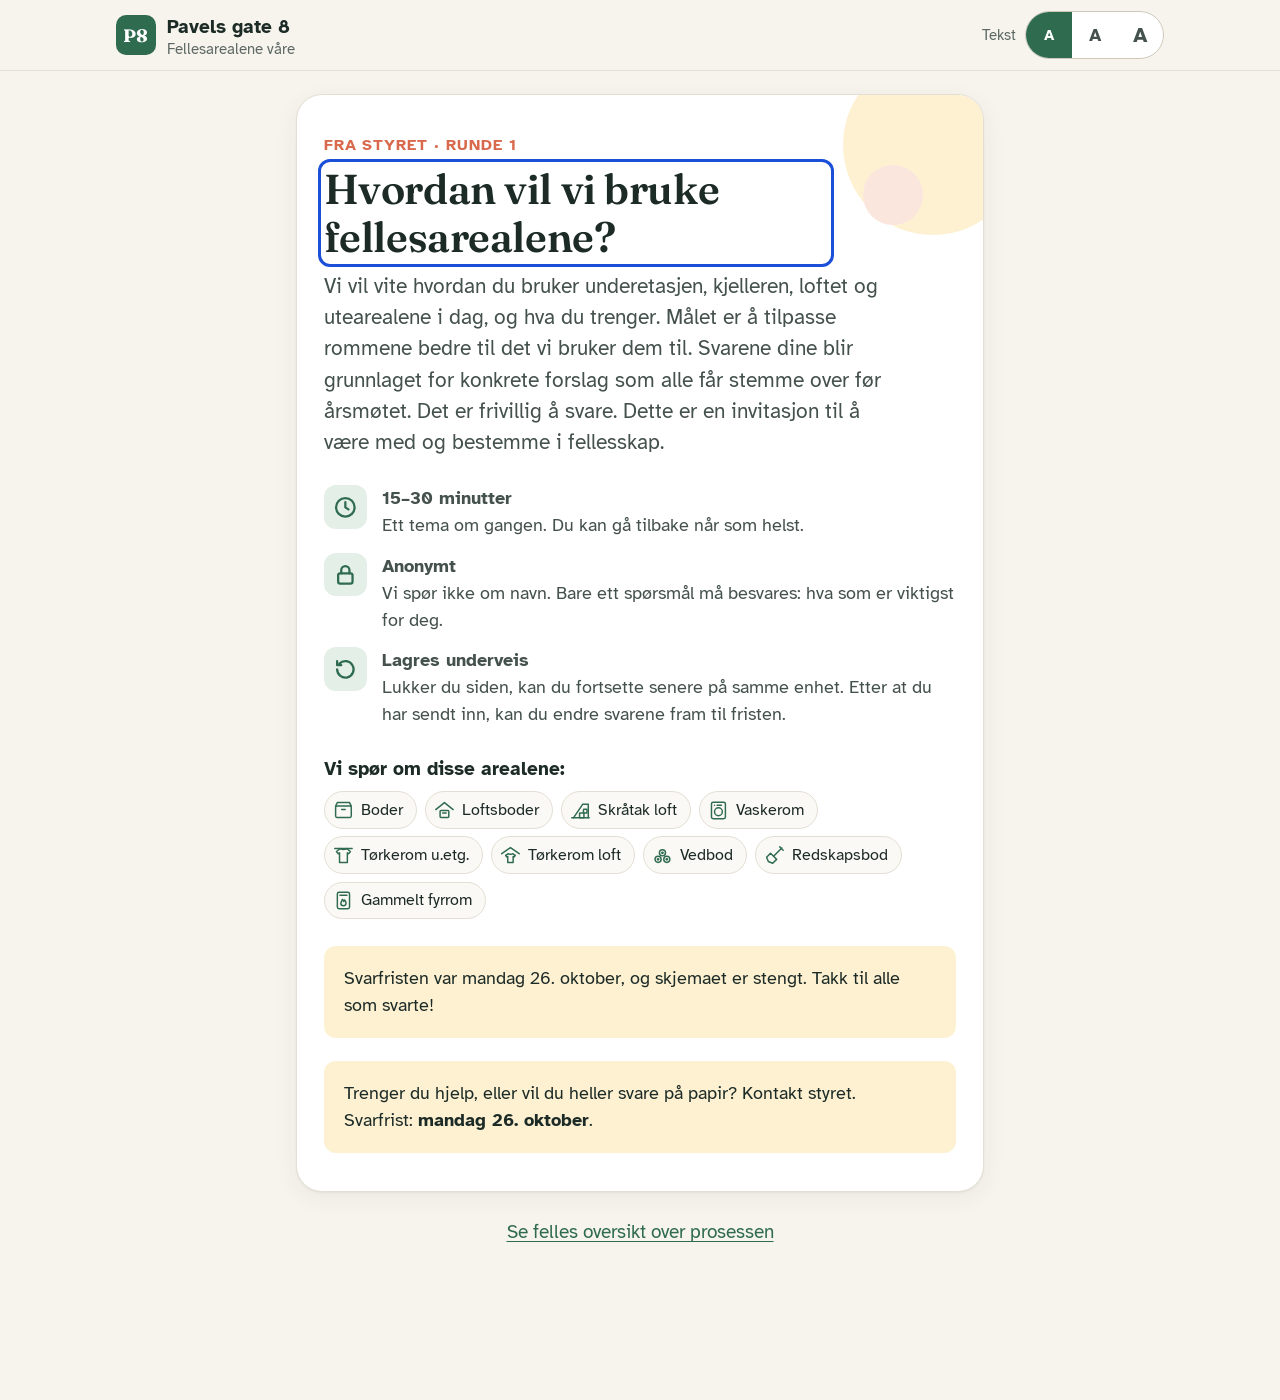
<file: index.html>
<!doctype html>
<html lang="nb">
<head>
  <meta charset="utf-8">
  <meta name="viewport" content="width=device-width, initial-scale=1">
  <meta name="robots" content="noindex">
  <title>Fellesarealene – spørreskjema | Pavels gate 8</title>
  <link rel="preconnect" href="https://fonts.googleapis.com">
  <link rel="preconnect" href="https://fonts.gstatic.com" crossorigin>
  <link href="https://fonts.googleapis.com/css2?family=Atkinson+Hyperlegible:ital,wght@0,400;0,700;1,400&family=Fraunces:opsz,wght@9..144,600;9..144,700&display=swap" rel="stylesheet">
  <link rel="stylesheet" href="assets/style.css?v=202610231158">
</head>
<body>
  <a class="hopp" href="#hoved">Hopp til skjemaet</a>
  <div class="demo-band" id="demo-band" hidden>Skjemaet er ikke åpnet ennå. Svar som sendes inn nå, blir ikke lagret.</div>
  <header class="topp">
    <div class="topp-inner">
      <a class="merke" href="oversikt.html" aria-label="Pavels gate 8 – til felles oversikt">
        <span class="merke-ikon">P8</span>
        <span>Pavels gate 8<small>Fellesarealene våre</small></span>
      </a>
      <div class="topp-hoyre">
        <span class="tekstvalg-lbl" id="tekst-lbl">Tekst</span>
        <div class="tekstvalg" role="group" aria-labelledby="tekst-lbl">
          <button type="button" data-str="1" aria-label="Normal tekst">A</button>
          <button type="button" data-str="2" aria-label="Større tekst">A</button>
          <button type="button" data-str="3" aria-label="Størst tekst">A</button>
        </div>
      </div>
    </div>
  </header>

  <main id="hoved" class="skjema-wrap" tabindex="-1">
    <div id="fremdrift"></div>
    <div id="steg" aria-live="polite"></div>
  </main>

  <div class="sr" aria-hidden="true"><label for="hp">La dette feltet stå tomt</label><input id="hp" type="text" tabindex="-1" autocomplete="off"></div>

  <nav class="navbar" id="navbar" aria-label="Navigasjon i skjemaet"></nav>

  <script src="assets/sporsmal.js?v=202610231158"></script>
  <script src="assets/felles.js?v=202610231158"></script>
  <script src="assets/skjema.js?v=202610231158"></script>
</body>
</html>
</file>
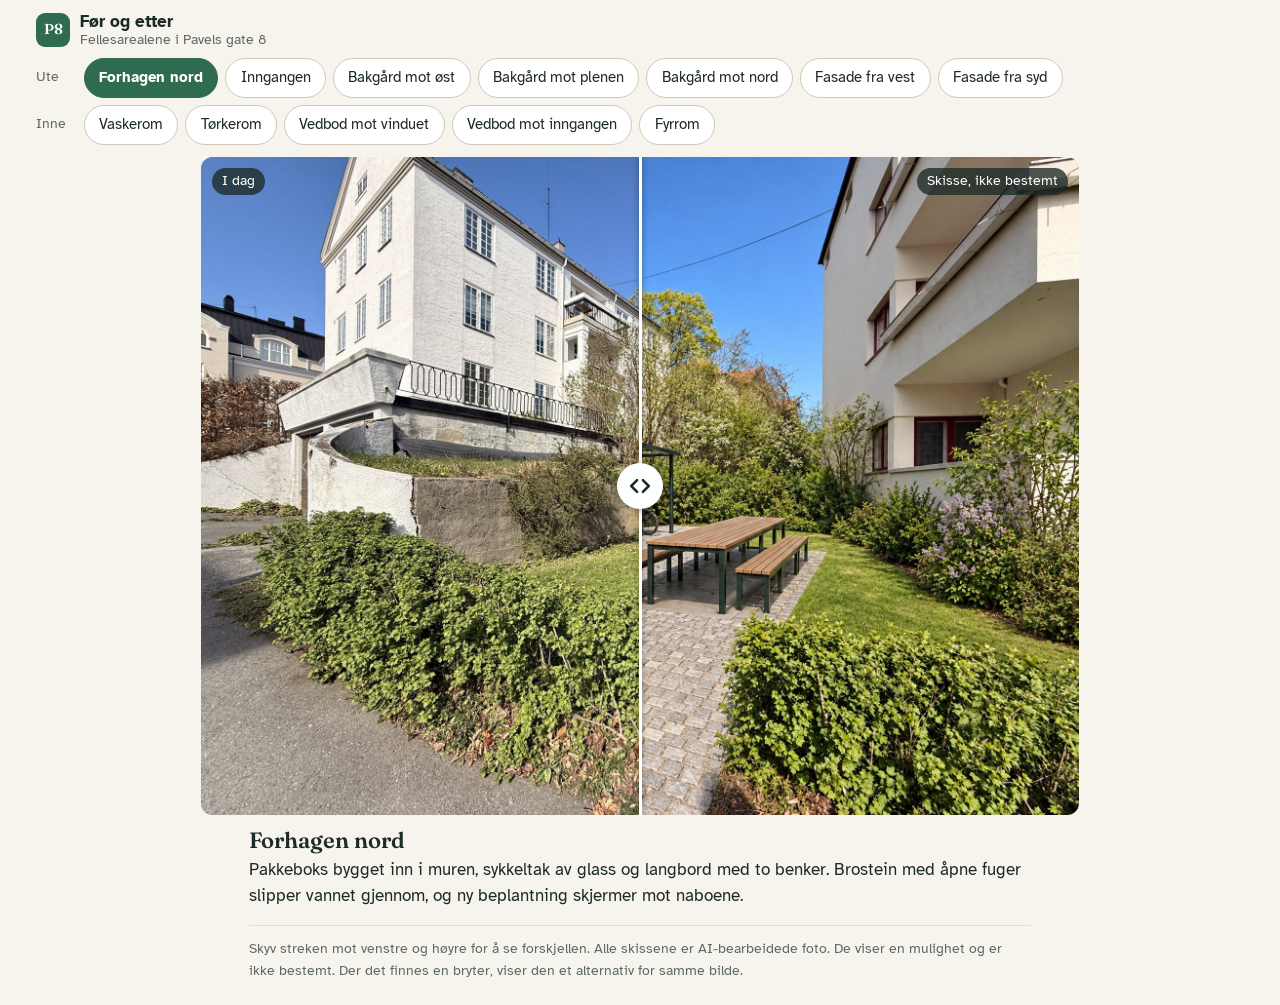
<file: for-etter/index.html>
<!doctype html>
<html lang="nb">
<head>
  <meta charset="utf-8">
  <meta name="viewport" content="width=device-width, initial-scale=1">
  <meta name="robots" content="noindex">
  <title>Før og etter | Pavels gate 8</title>
  <link rel="preconnect" href="https://fonts.googleapis.com">
  <link rel="preconnect" href="https://fonts.gstatic.com" crossorigin>
  <link href="https://fonts.googleapis.com/css2?family=Atkinson+Hyperlegible:wght@400;700&family=Fraunces:opsz,wght@9..144,600&display=swap" rel="stylesheet">
  <style>
    :root {
      --bg: #F7F4EE;
      --surface: #FFFFFF;
      --ink: #1D2B27;
      --muted: #5E6965;
      --line: #E4DFD4;
      --line-strong: #CFC8BA;
      --primary: #2F6B4F;
      --primary-hover: #25573F;
      --primary-soft: #E4EFE8;
      --focus: #1B4FD8;
      --serif: 'Fraunces', Georgia, serif;
      --sans: 'Atkinson Hyperlegible', system-ui, -apple-system, 'Segoe UI', sans-serif;
      --gutter: 16px;
      --reservert: 14.2rem;
    }
    * { box-sizing: border-box; }
    html { font-size: 17px; -webkit-text-size-adjust: 100%; }
    body { margin: 0; background: var(--bg); color: var(--ink); font-family: var(--sans); line-height: 1.5; }

    .side { max-width: 1240px; margin: 0 auto; padding: 0 var(--gutter); }

    /* Topp */
    .topp { display: flex; align-items: center; gap: .6rem; padding: .7rem 0 .55rem; }
    .merke {
      width: 2rem; height: 2rem; border-radius: 9px; background: var(--primary); color: #fff;
      display: grid; place-items: center; font-family: var(--serif); font-size: .85rem; font-weight: 600; flex: none;
    }
    h1 { margin: 0; font-size: 1rem; font-weight: 700; line-height: 1.2; }
    h1 span { display: block; color: var(--muted); font-size: .8rem; font-weight: 400; }

    /* Romknapper */
    .romvalg { display: flex; flex-wrap: wrap; gap: .4rem 1.25rem; padding-bottom: .7rem; }
    .gruppe { display: flex; flex-wrap: nowrap; align-items: flex-start; gap: .4rem; width: 100%; }
    .gruppe-navn { color: var(--muted); font-size: .8rem; width: 2.4rem; flex: none; padding-top: .55rem; }
    .gruppe-knapper { display: flex; flex-wrap: wrap; gap: .4rem; }
    .romknapp {
      font: inherit; font-size: .9rem; color: var(--ink); background: var(--surface);
      border: 1px solid var(--line-strong); border-radius: 999px; padding: .36rem .85rem;
      min-height: 40px; cursor: pointer;
    }
    .romknapp:hover { background: var(--primary-soft); border-color: var(--primary); }
    .romknapp[aria-current="true"] { background: var(--primary); border-color: var(--primary); color: #fff; font-weight: 700; }
    .romknapp:focus-visible { outline: 3px solid var(--focus); outline-offset: 2px; }

    /* Brytere: bytt funksjon mellom to rom */
    .brytere { display: flex; flex-wrap: wrap; gap: .4rem; width: 100%; }
    .brytere[hidden], .bytteknapp[hidden] { display: none; }
    .bytteknapp {
      display: inline-flex; align-items: center; gap: .5rem;
      font: inherit; font-size: .9rem; font-weight: 700; color: var(--primary-hover); background: var(--primary-soft);
      border: 1px solid var(--primary); border-radius: 14px; padding: .3rem .85rem .3rem .55rem;
      text-align: left; line-height: 1.25;
      min-height: 40px; cursor: pointer;
    }
    .bytteknapp:hover { background: #D5E6DB; }
    .bryter-ord { display: block; }
    .forklaring { display: block; font-size: .78rem; font-weight: 400; color: var(--ink); }
    .bytteknapp:focus-visible { outline: 3px solid var(--focus); outline-offset: 2px; }
    .bryter { position: relative; width: 2.1rem; height: 1.2rem; border-radius: 999px; background: var(--muted); flex: none; transition: background .15s; }
    .bryter::after {
      content: ""; position: absolute; top: .15rem; left: .15rem; width: .9rem; height: .9rem;
      border-radius: 50%; background: #fff; transition: transform .15s;
    }
    .bytteknapp[aria-pressed="true"] .bryter { background: var(--primary); }
    .bytteknapp[aria-pressed="true"] .bryter::after { transform: translateX(.9rem); }
    @media (prefers-reduced-motion: reduce) { .bryter, .bryter::after { transition: none; } }

    /* Slider */
    .scene {
      --r: 1.333;
      --pos: 50%;
      position: relative; overflow: hidden; margin: 0 auto;
      aspect-ratio: var(--r);
      width: min(100%, calc(max(20rem, 100vh - var(--reservert)) * var(--r)));
      width: min(100%, calc(max(20rem, 100dvh - var(--reservert)) * var(--r)));
      background: #DDD8CC; border-radius: 12px;
      cursor: ew-resize; touch-action: pan-y; user-select: none; -webkit-user-select: none;
    }
    .lag { position: absolute; inset: 0; }
    .lag img { display: block; width: 100%; height: 100%; object-fit: cover; pointer-events: none; }
    .lag-for { clip-path: inset(0 calc(100% - var(--pos)) 0 0); }
    .merkelapp {
      position: absolute; top: .65rem; padding: .18rem .6rem; border-radius: 999px;
      background: rgba(29, 43, 39, .78); color: #fff; font-size: .82rem; white-space: nowrap;
    }
    .lag-for .merkelapp { left: .65rem; }
    .lag-etter .merkelapp { right: .65rem; }

    .skille { position: absolute; top: 0; bottom: 0; left: var(--pos); width: 0; pointer-events: none; }
    .skille::before {
      content: ""; position: absolute; top: 0; bottom: 0; left: -1.5px; width: 3px;
      background: #fff; box-shadow: 0 0 6px rgba(0, 0, 0, .45);
    }
    .knott {
      position: absolute; top: 50%; left: 0; width: 46px; height: 46px; transform: translate(-50%, -50%);
      display: grid; place-items: center; border-radius: 50%;
      background: #fff; color: var(--ink); box-shadow: 0 1px 8px rgba(0, 0, 0, .4);
    }
    .knott svg { width: 28px; height: 28px; }
    .skyver {
      position: absolute; width: 1px; height: 1px; opacity: 0; margin: 0; padding: 0; overflow: hidden;
      left: var(--pos); top: 50%;
    }
    .skyver:focus-visible ~ .skille .knott { outline: 3px solid var(--focus); outline-offset: 2px; }

    /* Tekst under */
    .omtale { max-width: 46rem; margin: .7rem auto 0; }
    h2 { margin: 0 0 .15rem; font-family: var(--serif); font-size: 1.3rem; font-weight: 600; line-height: 1.25; }
    .omtale p { margin: 0; }
    .fot { max-width: 46rem; margin: 1rem auto 0; padding: .7rem 0 1.4rem; border-top: 1px solid var(--line); color: var(--muted); font-size: .85rem; }

    @media (max-width: 640px) {
      :root { --reservert: 0rem; }
      .romvalg { gap: .35rem; }
      .gruppe-knapper { flex-wrap: nowrap; overflow-x: auto; min-width: 0; padding: .15rem; margin: -.15rem; scrollbar-width: none; }
      .gruppe-knapper::-webkit-scrollbar { display: none; }
      .romknapp { flex: none; }
      .scene { border-radius: 8px; }
      .merkelapp { font-size: .75rem; top: .45rem; }
      .lag-for .merkelapp { left: .45rem; }
      .lag-etter .merkelapp { right: .45rem; }
    }
  </style>
</head>
<body>
  <div class="side">
    <header class="topp">
      <span class="merke" aria-hidden="true">P8</span>
      <h1>Før og etter <span>Fellesarealene i Pavels gate 8</span></h1>
    </header>

    <nav class="romvalg" id="romvalg" aria-label="Velg areal"></nav>

    <main>
      <div class="scene" id="scene">
        <div class="lag lag-etter">
          <img id="bilde-etter" alt="" draggable="false">
          <span class="merkelapp" id="merkelapp-etter">Skisse, ikke bestemt</span>
        </div>
        <div class="lag lag-for">
          <img id="bilde-for" alt="" draggable="false">
          <span class="merkelapp">I dag</span>
        </div>
        <input class="skyver" id="skyver" type="range" min="0" max="100" step="1" value="50"
               aria-label="Skyv for å sammenligne bildet fra i dag med skissen">
        <div class="skille" aria-hidden="true">
          <div class="knott">
            <svg viewBox="0 0 24 24" fill="none" stroke="currentColor" stroke-width="2.2" stroke-linecap="round" stroke-linejoin="round">
              <path d="M9.5 7 4.5 12l5 5"/><path d="m14.5 7 5 5-5 5"/>
            </svg>
          </div>
        </div>
      </div>

      <section class="omtale" aria-live="polite">
        <h2 id="rom-tittel"></h2>
        <p id="rom-tekst"></p>
      </section>
    </main>

    <footer class="fot">
      Skyv streken mot venstre og høyre for å se forskjellen. Alle skissene er AI-bearbeidede foto. De viser en mulighet og er ikke bestemt. Der det finnes en bryter, viser den et alternativ for samme bilde.
    </footer>
  </div>

  <script>
    var ROM = [
      {
        id: 'bakgard', gruppe: 'Ute', knapp: 'Forhagen nord', tittel: 'Forhagen nord', b: 1800, h: 1350,
        tekst: 'Pakkeboks bygget inn i muren, sykkeltak av glass og langbord med to benker. Brostein med åpne fuger slipper vannet gjennom, og ny beplantning skjermer mot naboene.',
        altFor: 'Forhagen nord i dag, med gressbakke, støttemur og busker.',
        altEtter: 'Skisse av forhagen nord med pakkeboks i muren, sykkeltak, langbord på brostein og ny beplantning.'
      },
      {
        id: 'inngang', gruppe: 'Ute', knapp: 'Inngangen', tittel: 'Inngangen', b: 1800, h: 1350,
        tekst: 'Bord og to benker med rygg, for rundt seks personer, på skiferheller koblet til hellene foran inngangen. Gress rundt sittegruppen og busker som skjermer leiligheten i første etasje.',
        altFor: 'Inngangen i dag, med heller, plen og hekk.',
        altEtter: 'Skisse av inngangen med bord og to benker på skiferheller, omgitt av gress og busker.',
        bytte: {
          par: 'balkong', tittel: 'Inngangen med balkonger',
          tekst: 'Samme sittegruppe, med balkong over inngangen. Slanke svarte stolper bærer balkongen, men bare den ene synes i dette bildet. Himlingen under har trespiler av eik og innfelt LED-belysning, og husnummeret er flyttet til brystningen. Høyden under balkongen er et anslag.',
          altEtter: 'Skisse av inngangen med sittegruppe på skiferheller og balkong over, båret av en slank svart stolpe, med himling av eikespiler og innfelt LED-lys.'
        }
      },
      {
        id: 'bakgard-ost', gruppe: 'Ute', knapp: 'Bakgård mot øst', tittel: 'Bakgård mot øst', b: 1800, h: 1350,
        tekst: 'Brostein, regnbed mot fasaden og pakkeboks i den gamle søppelsjakten. Oslo kommune gir støtte til å etablere slike regnbed.',
        altFor: 'Bakgården mot øst i dag, med grus, parkert bil, plantekasser langs fasaden og den gamle søppelsjakten med rød luke.',
        altEtter: 'Skisse av bakgården mot øst med brostein, regnbed med busker i ulike farger langs fasaden og rød pakkeboks i den gamle søppelsjakten.'
      },
      {
        id: 'bakgard-plen', gruppe: 'Ute', knapp: 'Bakgård mot plenen', tittel: 'Bakgård mot plenen', b: 1800, h: 1350,
        tekst: 'Orangeri inntil muren i enden av plenen, med brystning av tegl i varme jordfarger og langbord for store middager. Tørkestativet er flyttet innerst på plenen, mellom orangeriet og fasaden, og steinhellene er borte. Brostein der grusen er, og en smal sti fram til døra. Størrelsen på orangeriet er et anslag ut fra fotoet og må måles på stedet.',
        altFor: 'Bakgården mot plenen i dag, med steinheller i gresset, tørkestativ og grus i forgrunnen.',
        altEtter: 'Skisse av plenen med et opplyst orangeri i grønne profiler og teglbrystning, langbord inne, terrakottapotter ved døra, tørkestativ innerst og brostein i forgrunnen.'
      },
      {
        id: 'bakgard-nord', gruppe: 'Ute', knapp: 'Bakgård mot nord', tittel: 'Bakgård mot nord', b: 1800, h: 1328,
        tekst: 'Samme orangeri sett fra fasaden, med langsiden mot plenen og langbordet synlig gjennom glasset. Tørkestativet står nærmest, til venstre i bildet, mellom orangeriet og fasaden. Steinhellene er borte, og brostein ligger der grusen er. Størrelsen på orangeriet er et anslag ut fra fotoet og må måles på stedet.',
        altFor: 'Bakgården mot nord i dag, med plen, steinheller, tørkestativ, lav mur og hekk.',
        altEtter: 'Skisse av plenen sett fra fasaden, med et opplyst orangeri med teglbrystning og langbord, tørkestativ til venstre og brostein bak til høyre.'
      },
      {
        id: 'fasade-vest', gruppe: 'Ute', knapp: 'Fasade fra vest', tittel: 'Fasade fra vest', b: 1800, h: 1059,
        tekst: 'Balkonger mot gaten i tre etasjer over inngangen, i samme stil som balkongene mot bakgården. Brystning i pusset mur i samme farge som fasaden, med rekkverk i svart emaljert jern. Dører ut til balkongene i samme stil og bredde som vinduene, og to slanke svarte stolper under den nederste balkongen. Målene er anslag.',
        altFor: 'Fasaden mot gaten i dag, sett fra vest, med vinduer i tre etasjer over inngangen.',
        altEtter: 'Skisse av fasaden sett fra vest med tre balkonger over inngangen, brystning i pusset mur, svart rekkverk, dører ut til balkongene og to slanke svarte stolper under den nederste.'
      },
      {
        id: 'fasade-syd', gruppe: 'Ute', knapp: 'Fasade fra syd', tittel: 'Fasade fra syd', b: 1800, h: 976,
        tekst: 'Samme balkonger sett fra syd, langs gaten. De er like brede som vindusfeltet over inngangen. Målene er anslag.',
        altFor: 'Fasaden i dag, sett fra syd langs gaten, med balkongene på hjørnet og busker foran.',
        altEtter: 'Skisse av fasaden sett fra syd med tre nye balkonger mot gaten over inngangen.'
      },
      {
        id: 'vaskerom', gruppe: 'Inne', knapp: 'Vaskerom', tittel: 'Vaskerom', b: 1800, h: 1208,
        tekst: 'Fullverdig vaskeri med maskiner og utslagsvask i rustfritt stål langs venstre vegg. Under vinduet er det bord for bretting og planter. Tørkestativ i taket og kurvhylle til tøy som venter.',
        altFor: 'Vaskerommet i dag, med vaskemaskin, tørketrommel, gammel vask og treplatting.',
        altEtter: 'Skisse av vaskerommet med blå vegger, hvitt gulv, maskiner og vask i stål, bord under vinduet, kurvhylle og høyt skap.',
        bytte: {
          par: 'vask', tittel: 'Vaskerom til beredskapsrom',
          tekst: 'Rommet brukt som husets beredskapsrom. Vannkanner i reoler langs venstre vegg, benk med stormkjøkken, pledd og soveposer under vinduet, og mat og hygieneartikler i reol mot bakveggen. Ingenting står direkte på gulvet. Vaskeriet er vist i fyrrommet.',
          altEtter: 'Skisse av rommet som beredskapsrom, med blå vegger, hvitt gulv, reoler med blå vannkanner til venstre, benk under vinduet og reol med mat og hygieneartikler.'
        }
      },
      {
        id: 'verksted', gruppe: 'Inne', knapp: 'Tørkerom', tittel: 'Tørkerom til verksted', b: 1800, h: 1617,
        tekst: 'Rommet brukt som felles verksted, med arbeidsbenk under vinduet, verktøyvegg, sykkelhjørne og hylle for gjenbruk. Innerrommet er lager for materialer. Tørking er vist i vaskerommet ved siden av.',
        altFor: 'Tørkerommet i dag, med langbord, gammel rulle og slitt betonggulv.',
        altEtter: 'Skisse av rommet som verksted, med blå vegger, hvitt gulv, arbeidsbenk, verktøyvegg og en sykkel i reparasjonsstativ.',
        bytte: {
          par: 'ved', tittel: 'Tørkerom til vedrom',
          tekst: 'Rommet brukt som felles vedrom, med høye hyller langs veggene, ved i nettsekker nederst og en lav hylle under vinduet. Innerrommet har hyller med ved på begge sider. Midt i rommet står et stort bord, og i taket henger et tørkestativ. Det er fri gulvflate rundt bordet, slik at det er plass til tralla.',
          altEtter: 'Skisse av rommet som vedrom, med blå vegger, hvitt gulv, høye hyller fulle av ved, nettsekker nederst, en et stort bord midt i rommet, en tralle lastet med ved og et tørkestativ i taket.'
        }
      },
      {
        id: 'vedbod-vindu', gruppe: 'Inne', knapp: 'Vedbod mot vinduet', tittel: 'Vedbod mot vinduet', b: 1800, h: 1339,
        tekst: 'Høye vedreoler på begge sider, med sekker med ved nederst. Under benken ved vinduet står tralle, vedbærere, kasse med opptenningsved og askebøtte. Gule vegger og lyst gulv.',
        altFor: 'Vedboden i dag, mørk og full av utstyr foran trehyller.',
        altEtter: 'Skisse av vedboden med gule vegger, høye vedreoler på begge sider, benk under vinduet og tralle, vedbærere og askebøtte under benken.',
        bytte: {
          par: 'ved', tittel: 'Vedbod til verksted, mot vinduet',
          tekst: 'Rommet brukt som felles verksted. Under vinduet er det plass til søm og lapping, med symaskin, skuffer og kasser med stoff. Til høyre står ski og staver fritt på veggen, så de er lette å løfte ut, med skøyter, hjelmer og hylle over. Lengst til høyre er det benk for smøring og reparasjon av sportsutstyr. Lukene i veggen holdes fri.',
          altEtter: 'Skisse av rommet som verksted, med gule vegger, symaskin på en benk under vinduet, krakk, skuffer, ski med staver som står fritt på veggen, skøyter, hjelm og smørebenk.'
        }
      },
      {
        id: 'vedbod-inngang', gruppe: 'Inne', knapp: 'Vedbod mot inngangen', tittel: 'Vedbod mot inngangen', b: 1800, h: 1350,
        tekst: 'Samme vedbod sett mot inngangsdøra. Høye hyller på begge sider, sekker med ved nederst og fri gang fram til døra.',
        altFor: 'Vedboden i dag sett mot den grønne døra, med trehyller, ved og poser.',
        altEtter: 'Skisse av vedboden med høye vedhyller på begge sider og fri gang fram til den grønne døra.',
        bytte: {
          par: 'ved', tittel: 'Vedbod til verksted, mot inngangen',
          tekst: 'Samme rom sett mot inngangsdøra. Til venstre er det sykkelhjørne med reparasjonsstativ, hjulstativ, pumpe og verktøy på veggen. Til høyre er det snekkerbenk med skruestikke, verktøytavle og hylle. Trappa og gangen fram til døra er fri.',
          altEtter: 'Skisse av rommet som verksted, med en sykkel i reparasjonsstativ til venstre og en snekkerbenk med verktøytavle og krakker til høyre, og fri gang fram til den grønne døra.'
        }
      },
      {
        id: 'fyrrom', gruppe: 'Inne', knapp: 'Fyrrom', tittel: 'Fyrrom til beredskapsrom', b: 1800, h: 1339,
        tekst: 'Beredskapslageret er vedtatt, men plasseringen er ikke avgjort. Her er det vist i fyrrommet, med vann i 10-liters kanner under vinduet, mat og hygieneartikler ved døra, og varme, lys og førstehjelp ved den murte sokkelen. Ingenting står på gulvet. Rommet må først sikres mot kloakk.',
        altFor: 'Fyrrommet i dag, med grønn dør, murt sokkel med brostein, trebukker, rør og flekkete vegger.',
        altEtter: 'Skisse av fyrrommet som beredskapsrom, med hvite vegger, lysegrått gulv, reoler med blå vannkanner under vinduet, reol med mat og hygieneartikler ved den grønne døra, og pledd, soveposer, radioer, lanterner og førstehjelpsskap ved den hvite sokkelen.',
        bytte: {
          par: 'vask', tittel: 'Fyrrom til vaskerom',
          tekst: 'Rommet brukt som vaskerom, med vaskemaskin, tørketrommel og utslagsvask i stål langs høyre vegg. Den murte sokkelen har fått eikeplate til bretting, og på veggen er det tørkestativ, strykebrett og hyller. Høyt skap til venstre for døra. Sikring mot kloakk må på plass først.',
          altEtter: 'Skisse av fyrrommet som vaskerom, med hvite vegger, maskiner og vask i stål, eikeplate på sokkelen, tralle med tøypose og høyt hvitt skap.'
        }
      }
    ];

    var scene = document.getElementById('scene');
    var skyver = document.getElementById('skyver');
    var bildeFor = document.getElementById('bilde-for');
    var bildeEtter = document.getElementById('bilde-etter');
    var romvalg = document.getElementById('romvalg');
    var knapper = {};
    var sisteValg = 0;
    var gjeldende = null;
    var PAR = [
      { id: 'ved', tekst: 'Bytt tørkerom og vedbod',
        vanlig: 'Nå: verksted i tørkerommet, ved i vedboden', byttet: 'Nå: ved i tørkerommet, verksted i vedboden' },
      { id: 'vask', tekst: 'Bytt vaskerom og fyrrom',
        vanlig: 'Nå: vaskeri i vaskerommet, beredskap i fyrrommet', byttet: 'Nå: beredskap i vaskerommet, vaskeri i fyrrommet' },
      { id: 'balkong', tekst: 'Vis balkonger', merkelapp: 'Balkonger: ikke bestemt',
        vanlig: 'Nå: uten balkonger', byttet: 'Nå: med balkonger' }
    ];
    var byttet = {};
    (new URLSearchParams(location.search).get('byttet') || '').split(',').forEach(function (id) {
      if (PAR.some(function (p) { return p.id === id; })) byttet[id] = true;
    });
    var brytere = {};

    function kilde(rom, del) { return 'bilder/' + rom.id + '-' + del + '.jpg'; }

    // Tekst og bilde for rommet slik det vises nå, med eller uten byttet funksjon
    function erByttet(rom) { return !!(rom.bytte && byttet[rom.bytte.par]); }
    function visning(rom) { return erByttet(rom) ? rom.bytte : rom; }
    function etterKilde(rom) { return kilde(rom, erByttet(rom) ? 'bytte' : 'etter'); }
    function adresse(rom) {
      var aktive = PAR.filter(function (p) { return byttet[p.id]; }).map(function (p) { return p.id; }).join(',');
      return location.pathname + (aktive ? '?byttet=' + aktive : '') + '#' + rom.id;
    }

    function oppdaterBrytere() {
      PAR.forEach(function (p) {
        brytere[p.id].setAttribute('aria-pressed', byttet[p.id] ? 'true' : 'false');
        brytere[p.id].querySelector('.forklaring').textContent = byttet[p.id] ? p.byttet : p.vanlig;
      });
    }

    // Bare bryteren som gjelder bildet man ser, er synlig
    function visAktuellBryter(rom) {
      var par = rom.bytte ? rom.bytte.par : null;
      PAR.forEach(function (p) { brytere[p.id].hidden = p.id !== par; });
      bryterRad.hidden = !par;
    }

    function settPosisjon(prosent) {
      var p = Math.max(0, Math.min(100, prosent));
      scene.style.setProperty('--pos', p + '%');
      skyver.value = Math.round(p);
      skyver.setAttribute('aria-valuetext', Math.round(p) + ' prosent av bildet viser i dag');
    }

    function forhandslast(url) {
      return new Promise(function (ferdig) {
        var b = new Image();
        b.onload = b.onerror = ferdig;
        b.src = url;
        setTimeout(ferdig, 1500); // Treg linje: vis bildet mens det lastes
      });
    }

    function visRom(id, oppdaterAdresse, beholdPosisjon) {
      var rom = ROM.filter(function (r) { return r.id === id; })[0] || ROM[0];
      var valg = ++sisteValg;
      var vis = visning(rom);
      gjeldende = rom;
      visAktuellBryter(rom);
      var valgtKnapp = knapper[rom.id];
      if (valgtKnapp) {
        var knappRad = valgtKnapp.parentNode;
        knappRad.scrollLeft = valgtKnapp.offsetLeft - knappRad.offsetLeft - (knappRad.clientWidth - valgtKnapp.offsetWidth) / 2;
      }
      Object.keys(knapper).forEach(function (k) {
        if (k === rom.id) knapper[k].setAttribute('aria-current', 'true');
        else knapper[k].removeAttribute('aria-current');
      });
      if (oppdaterAdresse) history.replaceState(null, '', adresse(rom));
      document.title = vis.tittel + ': før og etter | Pavels gate 8';
      document.getElementById('rom-tittel').textContent = vis.tittel;
      document.getElementById('rom-tekst').textContent = vis.tekst;

      Promise.all([forhandslast(kilde(rom, 'for')), forhandslast(etterKilde(rom))]).then(function () {
        if (valg !== sisteValg) return;
        scene.style.setProperty('--r', rom.b / rom.h);
        bildeFor.src = kilde(rom, 'for');
        bildeFor.alt = rom.altFor;
        bildeEtter.src = etterKilde(rom);
        bildeEtter.alt = vis.altEtter;
        document.getElementById('merkelapp-etter').textContent =
          erByttet(rom) ? (PAR.filter(function (p) { return p.id === rom.bytte.par; })[0].merkelapp || 'Byttet om: ikke bestemt') : 'Skisse, ikke bestemt';
        if (!beholdPosisjon) settPosisjon(50);
      });
    }

    // Romknapper, gruppert i ute og inne
    ['Ute', 'Inne'].forEach(function (navn) {
      var gruppe = document.createElement('div');
      gruppe.className = 'gruppe';
      gruppe.setAttribute('role', 'group');
      gruppe.setAttribute('aria-label', navn);
      var etikett = document.createElement('span');
      etikett.className = 'gruppe-navn';
      etikett.textContent = navn;
      etikett.setAttribute('aria-hidden', 'true');
      gruppe.appendChild(etikett);
      var rad = document.createElement('div');
      rad.className = 'gruppe-knapper';
      gruppe.appendChild(rad);
      ROM.filter(function (r) { return r.gruppe === navn; }).forEach(function (rom) {
        var k = document.createElement('button');
        k.type = 'button';
        k.className = 'romknapp';
        k.textContent = rom.knapp;
        k.addEventListener('click', function () { visRom(rom.id, true); });
        knapper[rom.id] = k;
        rad.appendChild(k);
      });
      romvalg.appendChild(gruppe);
    });

    // Brytere: bytter mellom skissen og et alternativ for samme bilde
    var bryterRad = document.createElement('div');
    bryterRad.className = 'brytere';
    PAR.forEach(function (p) {
      var knapp = document.createElement('button');
      knapp.type = 'button';
      knapp.className = 'bytteknapp';
      var bryter = document.createElement('span');
      bryter.className = 'bryter';
      bryter.setAttribute('aria-hidden', 'true');
      knapp.appendChild(bryter);
      var ord = document.createElement('span');
      ord.className = 'bryter-ord';
      ord.textContent = p.tekst;
      var forklaring = document.createElement('span');
      forklaring.className = 'forklaring';
      ord.appendChild(forklaring);
      knapp.appendChild(ord);
      knapp.addEventListener('click', function () {
        byttet[p.id] = !byttet[p.id];
        oppdaterBrytere();
        visRom(gjeldende.id, true, true);
        // Balkongen ligger i venstre del av bildet, så streken må flyttes for at den skal synes
        if (p.id === 'balkong') settPosisjon(byttet[p.id] ? 12 : 50);
      });
      brytere[p.id] = knapp;
      bryterRad.appendChild(knapp);
    });
    romvalg.appendChild(bryterRad);
    oppdaterBrytere();

    // Dra med mus eller finger. Loddrett sveip på mobil ruller siden som vanlig.
    function fraPeker(e) {
      var boks = scene.getBoundingClientRect();
      settPosisjon((e.clientX - boks.left) / boks.width * 100);
    }
    var drar = false;
    scene.addEventListener('pointerdown', function (e) {
      drar = true;
      scene.setPointerCapture(e.pointerId);
      fraPeker(e);
      e.preventDefault();
    });
    scene.addEventListener('pointermove', function (e) { if (drar) fraPeker(e); });
    scene.addEventListener('pointerup', function () { drar = false; });
    scene.addEventListener('pointercancel', function () { drar = false; });

    // Piltaster via den skjulte skyveren
    skyver.addEventListener('input', function () { settPosisjon(Number(skyver.value)); });

    window.addEventListener('hashchange', function () { visRom(location.hash.slice(1), false); });

    visRom(location.hash.slice(1), false);

    // Last resten i bakgrunnen, slik at byttet mellom rom går raskt
    window.addEventListener('load', function () {
      ROM.forEach(function (rom) {
        forhandslast(kilde(rom, 'for'));
        forhandslast(kilde(rom, 'etter'));
        if (rom.bytte) forhandslast(kilde(rom, 'bytte'));
      });
    });
  </script>
</body>
</html>
</file>
<file: assets/style.css>
/* Pavels gate 8 – felles stil for skjema og oversikt */
:root {
  --bg: #F7F4EE;
  --surface: #FFFFFF;
  --surface-2: #FBF9F5;
  --ink: #1D2B27;
  --ink-2: #44514D;
  --muted: #5E6965;
  --line: #E4DFD4;
  --line-strong: #CFC8BA;
  --primary: #2F6B4F;
  --primary-hover: #25573F;
  --primary-soft: #E4EFE8;
  --primary-ink: #FFFFFF;
  --accent: #D9694C;
  --accent-soft: #FBE6DE;
  --sun: #F2C14E;
  --sun-soft: #FDF1D2;
  --focus: #1B4FD8;
  --seq-1: #C4DFCD; --seq-2: #7DB593; --seq-3: #3E8661; --seq-4: #1D4D36;
  --radius: 18px;
  --radius-sm: 12px;
  --shadow: 0 1px 2px rgba(29,43,39,.05), 0 6px 24px rgba(29,43,39,.06);
  --serif: 'Fraunces', Georgia, serif;
  --sans: 'Atkinson Hyperlegible', system-ui, -apple-system, 'Segoe UI', sans-serif;
}

html { font-size: 19px; -webkit-text-size-adjust: 100%; }
html[data-tekst="2"] { font-size: 21.5px; }
html[data-tekst="3"] { font-size: 24.5px; }

* { box-sizing: border-box; }
body {
  margin: 0; background: var(--bg); color: var(--ink);
  font-family: var(--sans); line-height: 1.5;
}
h1, h2, h3 { font-family: var(--serif); font-weight: 600; line-height: 1.15; letter-spacing: -0.01em; margin: 0; }
h1 { font-size: 2rem; }
h2 { font-size: 1.55rem; }
h3 { font-size: 1.15rem; }
p { margin: 0; }
a { color: var(--primary); text-underline-offset: 3px; }
:focus-visible { outline: 3px solid var(--focus); outline-offset: 3px; border-radius: 6px; }
.sr { position: absolute; width: 1px; height: 1px; overflow: hidden; clip: rect(0 0 0 0); white-space: nowrap; }
.hopp { position: absolute; left: 1rem; top: -4rem; background: var(--ink); color: #fff; padding: .6rem 1rem; border-radius: 8px; z-index: 50; }
.hopp:focus { top: 1rem; }

/* ---------- Topplinje ---------- */
.topp {
  position: sticky; top: 0; z-index: 20;
  background: color-mix(in srgb, var(--bg) 92%, transparent);
  backdrop-filter: blur(8px);
  border-bottom: 1px solid var(--line);
}
.topp-inner { max-width: 1080px; margin: 0 auto; padding: .6rem 16px; display: flex; align-items: center; gap: 1rem; }
.merke { display: flex; align-items: center; gap: .6rem; text-decoration: none; color: var(--ink); font-weight: 700; }
.merke-ikon {
  width: 2.1rem; height: 2.1rem; border-radius: 10px; background: var(--primary); color: #fff;
  display: grid; place-items: center; font-family: var(--serif); font-size: .95rem; font-weight: 700;
}
.merke small { display: block; font-weight: 400; color: var(--muted); font-size: .78rem; line-height: 1.1; }
.topp-hoyre { margin-left: auto; display: flex; align-items: center; gap: .5rem; }
.tekstvalg { display: flex; border: 1px solid var(--line-strong); border-radius: 999px; overflow: hidden; background: var(--surface); }
.tekstvalg button {
  border: 0; background: transparent; font: inherit; color: var(--ink-2); cursor: pointer;
  min-width: 2.4rem; height: 2.4rem; padding: 0 .5rem; font-weight: 700;
}
.tekstvalg button:nth-child(1) { font-size: .8rem; }
.tekstvalg button:nth-child(2) { font-size: .95rem; }
.tekstvalg button:nth-child(3) { font-size: 1.1rem; }
.tekstvalg button[aria-pressed="true"] { background: var(--primary); color: #fff; }
.tekstvalg-lbl { font-size: .8rem; color: var(--muted); }
.merke > span:last-child { white-space: nowrap; }
@media (max-width: 520px) {
  .tekstvalg-lbl, .merke small { display: none; }
  .tekstvalg button { min-width: 2.2rem; }
}

/* ---------- Knapper ---------- */
.knapp {
  display: inline-flex; align-items: center; justify-content: center; gap: .5rem;
  min-height: 3rem; padding: .7rem 1.4rem; border-radius: 999px;
  font: inherit; font-weight: 700; text-decoration: none; cursor: pointer;
  border: 2px solid var(--primary); background: var(--primary); color: var(--primary-ink);
  transition: background .15s, transform .1s;
}
.knapp:hover { background: var(--primary-hover); border-color: var(--primary-hover); }
.knapp:active { transform: translateY(1px); }
.knapp.sekundar { background: var(--surface); color: var(--primary); }
.knapp.sekundar:hover { background: var(--primary-soft); }
.knapp.stille { background: transparent; border-color: transparent; color: var(--ink-2); text-decoration: underline; text-underline-offset: 3px; }
.knapp.stille:hover { background: rgba(0,0,0,.04); }
.knapp svg { width: 1.2em; height: 1.2em; }

/* ---------- Skjema ---------- */
.skjema-wrap { max-width: 720px; margin: 0 auto; padding: 1.2rem 16px 8rem; }
.fremdrift { margin: .4rem 0 1.4rem; }
.fremdrift-tekst { display: flex; justify-content: space-between; font-size: .85rem; color: var(--muted); margin-bottom: .4rem; }
.fremdrift-bar { height: 10px; background: var(--line); border-radius: 999px; overflow: hidden; }
.fremdrift-bar span { display: block; height: 100%; background: var(--primary); border-radius: 999px; transition: width .35s ease; }

.steg-hode { display: flex; gap: 1rem; align-items: center; margin-bottom: .6rem; }
.steg-ikon {
  flex: none; width: 4rem; height: 4rem; border-radius: 18px; background: var(--primary-soft); color: var(--primary);
  display: grid; place-items: center;
}
.steg-ikon svg { width: 2.3rem; height: 2.3rem; }
.steg-hode h1 { font-size: 1.75rem; overflow-wrap: anywhere; }
@media (max-width: 440px) { .steg-ikon { width: 3.2rem; height: 3.2rem; border-radius: 14px; } .steg-ikon svg { width: 1.9rem; height: 1.9rem; } }
.overtittel { font-size: .85rem; font-weight: 700; color: var(--accent); text-transform: uppercase; letter-spacing: .06em; }
.sted-merke { display: inline-block; font-size: .78rem; font-weight: 700; padding: .15rem .6rem; border-radius: 999px; background: var(--sun-soft); color: #6B4E00; margin-left: .5rem; vertical-align: 1px; text-transform: none; letter-spacing: 0; }
.ingress { color: var(--ink-2); font-size: 1.05rem; margin: .5rem 0 0; }

.sporsmal {
  background: var(--surface); border: 1px solid var(--line); border-radius: var(--radius);
  padding: 1.3rem 1.2rem 1.4rem; margin: 1.1rem 0 0; box-shadow: var(--shadow);
}
.sporsmal.ny { animation: inn .3s ease both; }
@keyframes inn { from { opacity: 0; transform: translateY(6px); } to { opacity: 1; transform: none; } }
@media (prefers-reduced-motion: reduce) { .sporsmal { animation: none; } * { transition: none !important; } }
fieldset.sporsmal { min-width: 0; }
.sporsmal legend, .sporsmal .lbl { font-weight: 700; font-size: 1.12rem; padding: 0; float: left; width: 100%; }
.sporsmal legend + *, .sporsmal .lbl + * { clear: both; }
.hjelp { color: var(--muted); font-size: .9rem; margin-top: .2rem; float: left; width: 100%; }
.valg { display: grid; gap: .55rem; margin-top: .9rem; clear: both; }
.valg.rad { grid-template-columns: repeat(auto-fit, minmax(4.6rem, 1fr)); }

.opt {
  display: flex; align-items: center; gap: .8rem; width: 100%; text-align: left;
  min-height: 3.1rem; padding: .65rem 1rem; border-radius: var(--radius-sm);
  border: 2px solid var(--line-strong); background: var(--surface-2); color: var(--ink);
  font: inherit; cursor: pointer; transition: border-color .12s, background .12s;
}
.opt:hover { border-color: var(--primary); background: var(--primary-soft); }
.opt .merk {
  flex: none; width: 1.5rem; height: 1.5rem; border: 2px solid var(--line-strong); background: #fff;
  display: grid; place-items: center; color: transparent;
}
.opt[data-type="single"] .merk { border-radius: 50%; }
.opt[data-type="multi"] .merk { border-radius: 6px; }
.opt .merk svg { width: 1rem; height: 1rem; }
.opt[aria-pressed="true"] { border-color: var(--primary); background: var(--primary); color: #fff; font-weight: 700; }
.opt[aria-pressed="true"] .merk { border-color: #fff; background: #fff; color: var(--primary); }
.opt small { display: block; font-weight: 400; opacity: .85; font-size: .85rem; }
.valg.rad .opt { justify-content: center; text-align: center; }
.valg.rad .opt .merk { display: none; }
.opt[aria-disabled="true"] { opacity: .45; cursor: not-allowed; }

/* Fjes */
.fjes { display: grid; grid-template-columns: repeat(5, minmax(0, 1fr)); gap: .4rem; margin-top: .9rem; clear: both; }
html[data-tekst="3"] .fjes { grid-template-columns: repeat(3, minmax(0, 1fr)); }
.fjes .opt { min-width: 0; flex-direction: column; justify-content: flex-start; gap: .35rem; padding: .7rem .15rem .6rem; text-align: center; font-size: .78rem; line-height: 1.2; hyphens: auto; overflow-wrap: anywhere; }
.fjes .opt .merk { display: none; }
.fjes svg.f { width: 2.3rem; height: 2.3rem; max-width: 100%; }
.fjes .opt[aria-pressed="true"] svg.f circle.hode { fill: #fff; }
.vetikke { margin-top: .6rem; }
.vetikke .opt { width: auto; min-height: 2.6rem; padding: .4rem 1rem; display: inline-flex; font-size: .9rem; }

/* Matrise */
.matrise { margin-top: .4rem; clear: both; }
.mrad { padding: .9rem 0; border-top: 1px solid var(--line); }
.mrad:first-child { border-top: 0; }
.mrad-lbl { font-weight: 700; margin-bottom: .5rem; }
.seg { display: grid; grid-template-columns: repeat(3, 1fr); gap: .4rem; }
.seg .opt { justify-content: center; text-align: center; min-height: 2.8rem; padding: .4rem .3rem; font-size: .9rem; }
.seg .opt .merk { display: none; }

textarea, input[type="text"], input[type="email"], input[type="tel"] {
  width: 100%; font: inherit; color: var(--ink); background: var(--surface-2);
  border: 2px solid var(--line-strong); border-radius: var(--radius-sm); padding: .75rem .9rem; margin-top: .8rem;
}
textarea { min-height: 6.5rem; resize: vertical; }
textarea.stor { min-height: 10rem; }
textarea:focus, input:focus { border-color: var(--primary); outline: 3px solid color-mix(in srgb, var(--focus) 35%, transparent); outline-offset: 0; }
.felt label { display: block; font-weight: 700; margin-top: .8rem; font-size: .95rem; }
.felt input { margin-top: .3rem; }

/* Navigasjon nederst */
.navbar {
  position: fixed; left: 0; right: 0; bottom: 0; z-index: 15;
  background: color-mix(in srgb, var(--surface) 94%, transparent); backdrop-filter: blur(8px);
  border-top: 1px solid var(--line);
}
.navbar-inner { max-width: 720px; margin: 0 auto; padding: .75rem 16px calc(.75rem + env(safe-area-inset-bottom)); display: flex; gap: .7rem; align-items: center; }
.navbar .neste { margin-left: auto; min-width: 9rem; }
.lagret { font-size: .8rem; color: var(--muted); display: flex; align-items: center; gap: .3rem; }
.lagret svg { width: 1rem; height: 1rem; color: var(--primary); }
@media (max-width: 440px) { .lagret { display: none; } .navbar .neste { min-width: 0; flex: 1; } }

/* Velkommen / takk */
.hero-kort {
  background: var(--surface); border: 1px solid var(--line); border-radius: 26px; box-shadow: var(--shadow);
  padding: 2rem 1.4rem; position: relative; overflow: hidden;
}
.hero-kort h1 { font-size: 2.2rem; max-width: 18ch; }
.hero-kort .ingress { font-size: 1.1rem; max-width: 40ch; }
.dekor { position: absolute; right: -40px; top: -40px; width: 180px; height: 180px; border-radius: 50%; background: var(--sun-soft); }
.dekor2 { position: absolute; right: 60px; top: 70px; width: 60px; height: 60px; border-radius: 50%; background: var(--accent-soft); }
.hero-kort > *:not(.dekor):not(.dekor2) { position: relative; }
@media (max-width: 520px) { .dekor { right: -90px; top: -90px; } .dekor2 { display: none; } }
.fakta { list-style: none; padding: 0; margin: 1.4rem 0; display: grid; gap: .7rem; }
.fakta li { display: flex; gap: .8rem; align-items: flex-start; }
.fakta .fi { flex: none; width: 2.3rem; height: 2.3rem; border-radius: 12px; background: var(--primary-soft); color: var(--primary); display: grid; place-items: center; }
.fakta .fi svg { width: 1.3rem; height: 1.3rem; }
.fakta b { display: block; }
.fakta span { color: var(--ink-2); font-size: .95rem; }
.areal-rad { display: flex; flex-wrap: wrap; gap: .4rem; margin: .4rem 0 1.4rem; }
.areal-chip { display: inline-flex; align-items: center; gap: .35rem; padding: .3rem .7rem .3rem .45rem; background: var(--surface-2); border: 1px solid var(--line); border-radius: 999px; font-size: .85rem; }
.areal-chip svg { width: 1.1rem; height: 1.1rem; color: var(--primary); }
.handlinger { display: flex; flex-wrap: wrap; gap: .7rem; align-items: center; margin-top: 1.2rem; }
.hjelpeboks { margin-top: 1.2rem; padding: 1rem 1.1rem; background: var(--sun-soft); border-radius: var(--radius-sm); font-size: .95rem; }

/* Oppsummering */
.oppsum-gruppe { background: var(--surface); border: 1px solid var(--line); border-radius: var(--radius); padding: 1rem 1.2rem; margin-top: .9rem; }
.oppsum-gruppe header { display: flex; align-items: center; gap: .6rem; justify-content: space-between; }
.oppsum-gruppe dl { margin: .5rem 0 0; }
.oppsum-gruppe dt { color: var(--muted); font-size: .85rem; margin-top: .5rem; }
.oppsum-gruppe dd { margin: 0; font-weight: 700; }
.tom { color: var(--muted); font-style: italic; font-weight: 400; }
.endre { font-size: .9rem; min-height: 2.4rem; padding: .3rem .9rem; }

/* ---------- Oversikt ---------- */
.side { max-width: 1080px; margin: 0 auto; padding: 0 16px 4rem; }
.demo-band { background: var(--sun-soft); color: #5A4300; font-size: .85rem; text-align: center; padding: .4rem 16px; }
.toppnav { display: flex; gap: .2rem; flex-wrap: wrap; }
.toppnav a { text-decoration: none; color: var(--ink-2); padding: .4rem .7rem; border-radius: 999px; font-size: .9rem; }
.toppnav a:hover { background: var(--primary-soft); color: var(--primary); }
@media (max-width: 1060px) { .toppnav { display: none; } }

.o-hero { display: grid; grid-template-columns: 1.4fr 1fr; gap: 1.2rem; padding: 2.2rem 0 1rem; align-items: stretch; }
@media (max-width: 820px) { .o-hero { grid-template-columns: 1fr; } }
.o-hero h1 { font-size: 2.6rem; max-width: 16ch; }
@media (max-width: 520px) { .o-hero h1, .hero-kort h1 { font-size: 1.9rem; } }
.o-hero .ingress { max-width: 46ch; margin-top: .8rem; }
.statuskort {
  background: var(--primary); color: #fff; border-radius: 26px; padding: 1.5rem; display: flex; flex-direction: column; gap: .8rem;
  position: relative; overflow: hidden;
}
.statuskort::after { content: ''; position: absolute; right: -50px; bottom: -50px; width: 170px; height: 170px; border-radius: 50%; background: rgba(255,255,255,.08); }
.statuskort .tall { font-family: var(--serif); font-size: 3.6rem; line-height: 1; font-weight: 600; }
.statuskort .tall small { font-size: 1.1rem; font-family: var(--sans); font-weight: 400; opacity: .9; }
.statuskort .knapp { background: #fff; color: var(--primary); border-color: #fff; align-self: flex-start; position: relative; z-index: 1; }
.statuskort .knapp:hover { background: var(--primary-soft); }
.svarbar { height: 10px; border-radius: 999px; background: rgba(255,255,255,.22); overflow: hidden; }
.svarbar span { display: block; height: 100%; background: var(--sun); border-radius: 999px; }
.svart-merke { display: inline-flex; gap: .4rem; align-items: center; background: rgba(255,255,255,.16); border-radius: 999px; padding: .35rem .8rem; font-weight: 700; align-self: flex-start; }

.seksjon { padding: 2.6rem 0 .5rem; scroll-margin-top: 4rem; }
.seksjon-hode { display: flex; flex-wrap: wrap; align-items: flex-end; justify-content: space-between; gap: .6rem 1.5rem; margin-bottom: 1.1rem; }
.seksjon-hode p { color: var(--ink-2); max-width: 52ch; }
.etikett { font-size: .78rem; font-weight: 700; letter-spacing: .08em; text-transform: uppercase; color: var(--accent); margin-bottom: .3rem; }
.kort { background: var(--surface); border: 1px solid var(--line); border-radius: var(--radius); padding: 1.2rem; box-shadow: var(--shadow); }

/* Tidslinje */
.tidslinje { list-style: none; margin: 0; padding: 0; display: grid; grid-template-columns: repeat(5, 1fr); gap: .6rem; counter-reset: s; }
@media (max-width: 820px) { .tidslinje { grid-template-columns: 1fr; } }
.tidslinje li { background: var(--surface); border: 1px solid var(--line); border-radius: var(--radius); padding: 1rem; position: relative; }
.tidslinje li .nr { width: 2rem; height: 2rem; border-radius: 50%; background: var(--line); color: var(--ink-2); display: grid; place-items: center; font-weight: 700; margin-bottom: .5rem; }
.tidslinje li b { display: block; }
.tidslinje li span { font-size: .85rem; color: var(--muted); }
.tidslinje li p { font-size: .88rem; color: var(--ink-2); margin-top: .35rem; }
.tidslinje li.na { border: 2px solid var(--primary); background: var(--primary-soft); }
.tidslinje li.na .nr { background: var(--primary); color: #fff; }
.tidslinje li .her { position: absolute; top: .8rem; right: .8rem; font-size: .72rem; font-weight: 700; background: var(--primary); color: #fff; border-radius: 999px; padding: .1rem .55rem; }

/* Arealkort */
.arealgrid { display: grid; grid-template-columns: repeat(auto-fill, minmax(15.5rem, 1fr)); gap: .8rem; }
.arealkort { display: flex; flex-direction: column; gap: .8rem; }
.arealkort .topp-a { display: flex; gap: .7rem; align-items: center; }
.arealkort .ai { flex: none; width: 2.8rem; height: 2.8rem; border-radius: 14px; background: var(--primary-soft); color: var(--primary); display: grid; place-items: center; }
.arealkort .ai svg { width: 1.6rem; height: 1.6rem; }
.arealkort h3 { font-size: 1.05rem; }
.arealkort .sted { font-size: .8rem; color: var(--muted); }
.maal { display: grid; grid-template-columns: 1fr auto; gap: .2rem .6rem; align-items: center; font-size: .88rem; }
.maal .m-lbl { color: var(--ink-2); }
.maal .m-verdi { font-weight: 700; text-align: right; }
.meter { grid-column: 1 / -1; height: 8px; background: var(--line); border-radius: 999px; overflow: hidden; margin-bottom: .45rem; }
.meter span { display: block; height: 100%; background: var(--primary); border-radius: 0 4px 4px 0; }
.tilstand-vis { display: flex; align-items: center; gap: .4rem; }
.tilstand-vis svg { width: 1.5rem; height: 1.5rem; }
.tags { display: flex; flex-wrap: wrap; gap: .3rem; }
.tag { font-size: .78rem; padding: .15rem .55rem; border-radius: 999px; background: var(--accent-soft); color: #7A2E1A; }
.tag.ok { background: var(--primary-soft); color: var(--primary); }

/* Diagrammer */
.to-kol { display: grid; grid-template-columns: 1fr 1fr; gap: .8rem; }
@media (max-width: 820px) { .to-kol { grid-template-columns: 1fr; } }
.kart-wrap { position: relative; }
.kart-wrap svg { width: 100%; height: auto; display: block; overflow: visible; }
.kart-wrap .rute-lbl { font-size: 12px; fill: var(--muted); font-family: var(--sans); }
.kart-wrap .akse { font-size: 12px; fill: var(--ink-2); font-family: var(--sans); }
.kart-wrap .pkt-lbl { font-size: 13px; fill: var(--ink); font-family: var(--sans); font-weight: 700; }
.kart-wrap .pkt { cursor: pointer; }
.kart-wrap .pkt:focus { outline: none; }
.kart-wrap .pkt:focus circle.vis, .kart-wrap .pkt:hover circle.vis { r: 9; }
.forklaring { display: grid; grid-template-columns: 1fr 1fr; gap: .5rem; margin-top: .8rem; font-size: .85rem; }
.forklaring div { padding: .55rem .7rem; border-radius: 10px; background: var(--surface-2); border: 1px solid var(--line); }
.forklaring b { display: block; }

.tooltip {
  position: absolute; pointer-events: none; z-index: 30; background: var(--ink); color: #fff; border-radius: 10px;
  padding: .5rem .7rem; font-size: .82rem; line-height: 1.35; box-shadow: 0 6px 20px rgba(0,0,0,.18); opacity: 0; transition: opacity .1s; max-width: 16rem;
}
.tooltip.vis { opacity: 1; }
.tooltip b { display: block; font-size: .9rem; }

.stolper { display: grid; gap: .55rem; }
.stolpe { display: grid; grid-template-columns: minmax(7rem, 38%) 1fr; gap: .8rem; align-items: center; font-size: .9rem; border-radius: 8px; padding: .15rem .2rem; }
.stolpe:hover { background: var(--surface-2); }
@media (max-width: 560px) { .stolpe { grid-template-columns: 1fr; gap: .25rem; } }
.stolpe .s-lbl { color: var(--ink); }
.stolpe .s-spor { display: grid; grid-template-columns: minmax(0, 1fr) 3.2rem; align-items: center; gap: .5rem; }
.stolper.bred .s-spor { grid-template-columns: minmax(0, 1fr) 7.6rem; }
.stolpe .s-bane { display: block; min-width: 0; }
.stolpe .s-fyll { display: block; height: 18px; background: var(--primary); border-radius: 0 4px 4px 0; min-width: 2px; }
.stolpe .s-verdi { font-weight: 700; font-size: .85rem; white-space: nowrap; color: var(--ink-2); }
.stolpe .s-ekstra { font-weight: 400; color: var(--muted); }
.topp3-merke { display: inline-block; margin-left: .35rem; font-size: .72rem; background: var(--sun-soft); color: #6B4E00; padding: .05rem .45rem; border-radius: 999px; font-weight: 700; }

.stabel { display: flex; height: 26px; border-radius: 6px; overflow: hidden; gap: 2px; background: var(--surface); margin: .8rem 0; }
.stabel span { height: 100%; }
.legende { list-style: none; padding: 0; margin: 0; display: grid; gap: .35rem; font-size: .88rem; }
.legende li { display: flex; align-items: center; gap: .5rem; }
.legende i { width: 14px; height: 14px; border-radius: 4px; flex: none; }
.legende b { margin-left: auto; }

.sitater { display: grid; grid-template-columns: repeat(auto-fill, minmax(17rem, 1fr)); gap: .8rem; }
.sitat { position: relative; padding-top: 1.6rem; }
.sitat::before { content: '“'; position: absolute; top: -.3rem; left: 1rem; font-family: var(--serif); font-size: 3.4rem; color: var(--accent); line-height: 1; }
.sitat p { font-family: var(--serif); font-size: 1.05rem; line-height: 1.45; }
.sitat footer { margin-top: .7rem; font-size: .8rem; color: var(--muted); }

.liste { list-style: none; padding: 0; margin: 0; }
.liste li { display: flex; gap: .7rem; align-items: center; padding: .7rem 0; border-top: 1px solid var(--line); }
.liste li:first-child { border-top: 0; }
.status { margin-left: auto; font-size: .75rem; font-weight: 700; padding: .15rem .6rem; border-radius: 999px; white-space: nowrap; }
.status.kjent { background: var(--accent-soft); color: #7A2E1A; }
.status.vurderes { background: var(--sun-soft); color: #6B4E00; }

details.faq { background: var(--surface); border: 1px solid var(--line); border-radius: var(--radius-sm); margin-top: .5rem; }
details.faq summary { cursor: pointer; padding: 1rem 1.1rem; font-weight: 700; list-style: none; display: flex; justify-content: space-between; gap: 1rem; }
details.faq summary::-webkit-details-marker { display: none; }
details.faq summary::after { content: '+'; font-size: 1.3rem; line-height: 1; color: var(--primary); }
details.faq[open] summary::after { content: '–'; }
details.faq div { padding: 0 1.1rem 1rem; color: var(--ink-2); }
details.tabell { margin-top: .8rem; font-size: .88rem; }
details.tabell summary { cursor: pointer; color: var(--primary); font-weight: 700; }
table { border-collapse: collapse; width: 100%; margin-top: .5rem; }
th, td { text-align: left; padding: .4rem .5rem; border-bottom: 1px solid var(--line); }
th { color: var(--muted); font-weight: 700; font-size: .8rem; }
td.tall { text-align: right; font-variant-numeric: tabular-nums; }

.bunn { margin-top: 3rem; padding: 2rem 0; border-top: 1px solid var(--line); color: var(--muted); font-size: .88rem; }
.venter { padding: 1.5rem; text-align: center; color: var(--ink-2); }

.feilboks { margin: 0 0 1rem; padding: 1rem 1.1rem; border-radius: var(--radius-sm); background: var(--accent-soft); color: #6A2414; border: 2px solid var(--accent); font-weight: 700; }

/* Underalternativer (frivillige) under et avkrysset valg */
.under { margin: -.15rem 0 .35rem 1.2rem; padding: .55rem 0 .2rem .9rem; border-left: 3px solid var(--primary-soft); }
.under-lbl { font-size: .82rem; color: var(--muted); margin-bottom: .4rem; }
.under-valg { display: flex; flex-wrap: wrap; gap: .4rem; }
.opt.sub { width: auto; min-height: 2.6rem; padding: .35rem .8rem .35rem .55rem; font-size: .9rem; gap: .5rem; border-width: 1.5px; }
.opt.sub .merk { width: 1.15rem; height: 1.15rem; }
.opt.sub .merk svg { width: .8rem; height: .8rem; }
.opt.sub[aria-pressed="true"] { font-weight: 700; }
.s-under { display: block; font-size: .78rem; color: var(--muted); margin-top: .1rem; }

/* Prioriteringsspørsmål skiller seg fra vanlige avkrysninger */
.sporsmal.prioritet { background: var(--sun-soft); border-color: #EBD38F; }
.sporsmal.prioritet .opt { background: #fff; }
.sporsmal.prioritet .opt[aria-pressed="true"] { background: var(--primary); }
.prio-merke { display: inline-block; font-size: .75rem; font-weight: 700; letter-spacing: .04em; text-transform: uppercase; color: #6B4E00; background: #fff; border: 1px solid #EBD38F; border-radius: 999px; padding: .1rem .6rem; margin: 0 0 .45rem; }
.sporsmal.prioritet legend .prio-merke { display: table; }

/* Påminnelse om ubesvarte spørsmål før innsending */
.ubesvart-boks { margin-top: 1.1rem; padding: 1rem 1.1rem; border-radius: var(--radius); background: var(--sun-soft); border: 2px solid #EBD38F; }
.ubesvart-boks:focus { outline: 3px solid var(--focus); outline-offset: 3px; }
.ubesvart-boks.blink { animation: blink .4s ease 3; }
@keyframes blink { 50% { border-color: var(--accent); box-shadow: 0 0 0 4px var(--accent-soft); } }
@media (prefers-reduced-motion: reduce) { .ubesvart-boks.blink { animation: none; border-color: var(--accent); } }
.ubesvart-liste { list-style: none; padding: 0; margin: 1rem 0 0; display: grid; gap: .5rem; }
.ubesvart-liste li { display: flex; gap: .8rem; align-items: center; justify-content: space-between; background: #fff; border: 1px solid #EBD38F; border-radius: var(--radius-sm); padding: .7rem .9rem; }
.ubesvart-liste b { display: block; }
.ubesvart-liste span { display: block; font-size: .88rem; color: var(--ink-2); }
.sendt-boks .knapp { min-height: 2.6rem; }
.ubesvart-liste .knapp { white-space: nowrap; flex: none; }
@media (max-width: 520px) { .ubesvart-liste li { flex-direction: column; align-items: flex-start; } }

.lenkeboks { margin: 1.4rem auto 0; max-width: 34rem; padding: 1rem 1.1rem; border-radius: var(--radius); background: var(--primary-soft); text-align: left; }
.lenkeboks b { display: block; margin-bottom: .2rem; }
.lenkeboks p { font-size: .92rem; color: var(--ink-2); }
.lenkeboks input { font-size: .85rem; margin-top: .6rem; }
</file>
